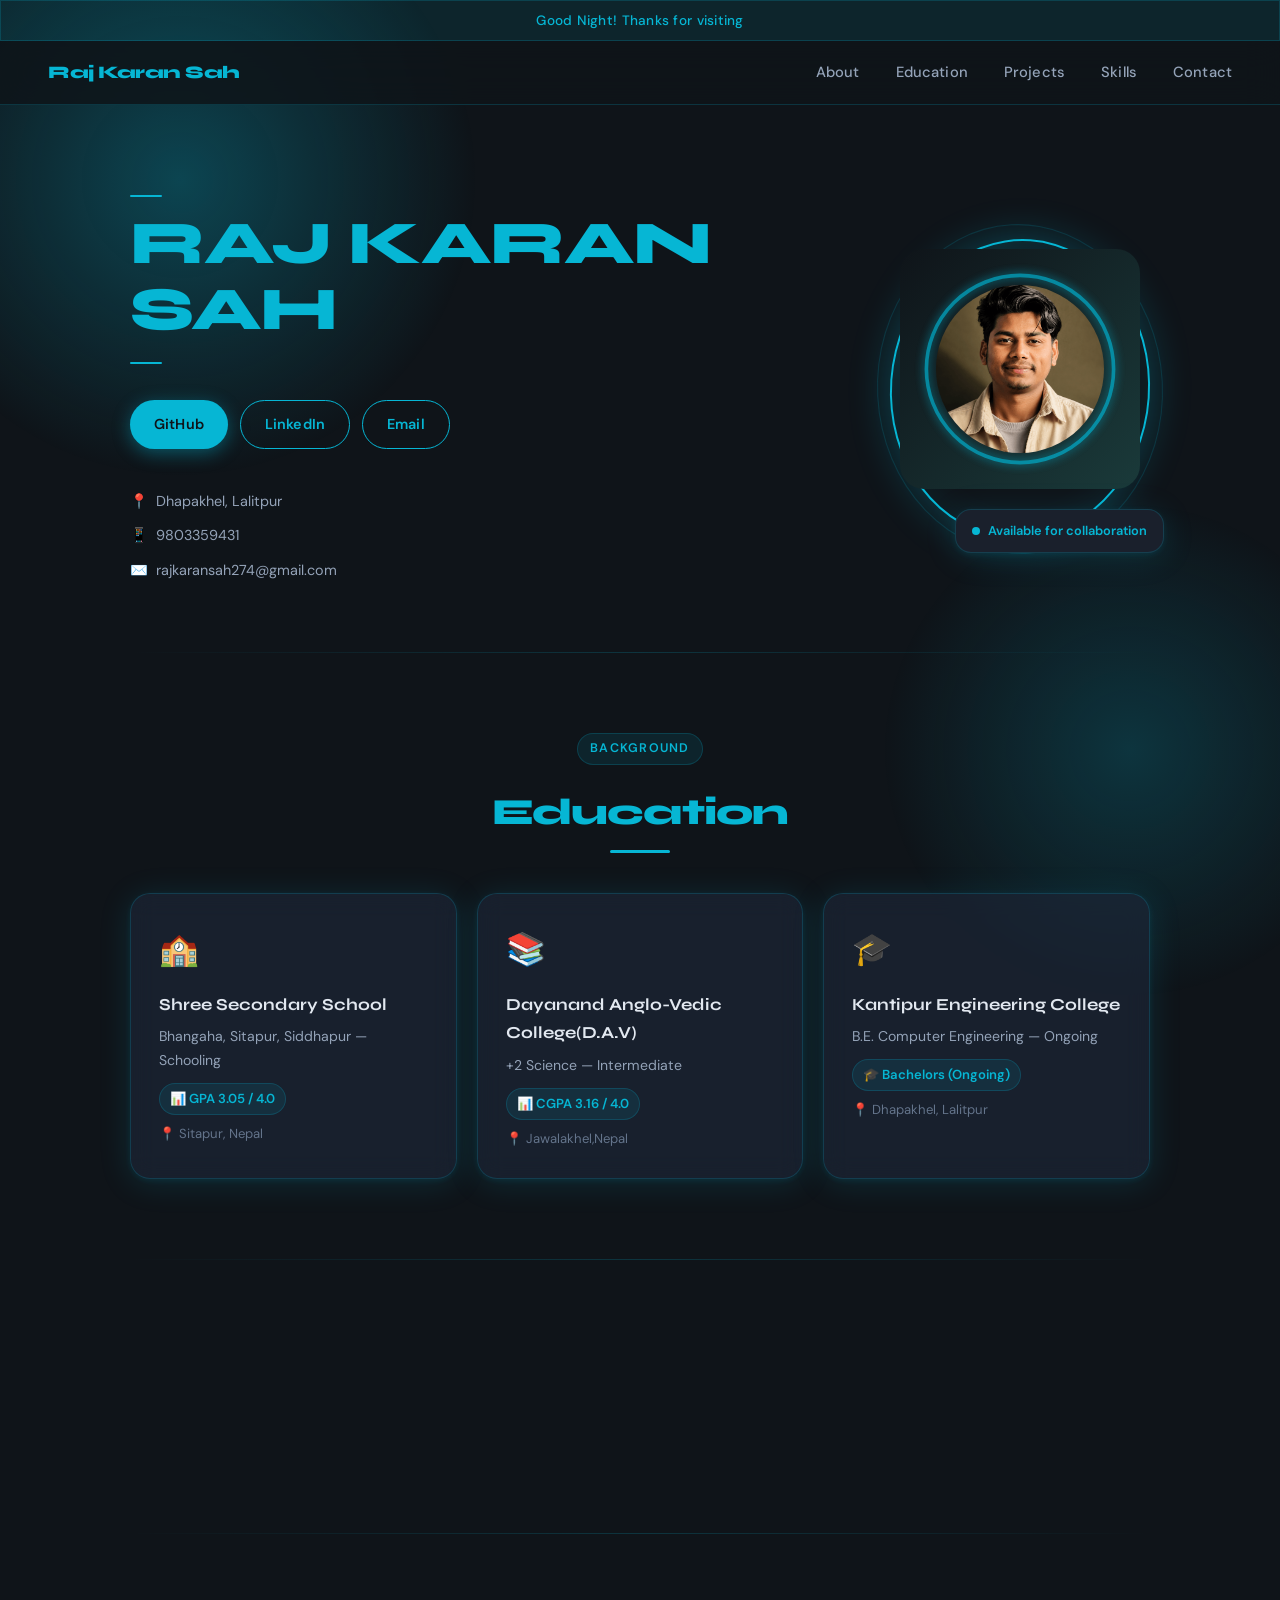
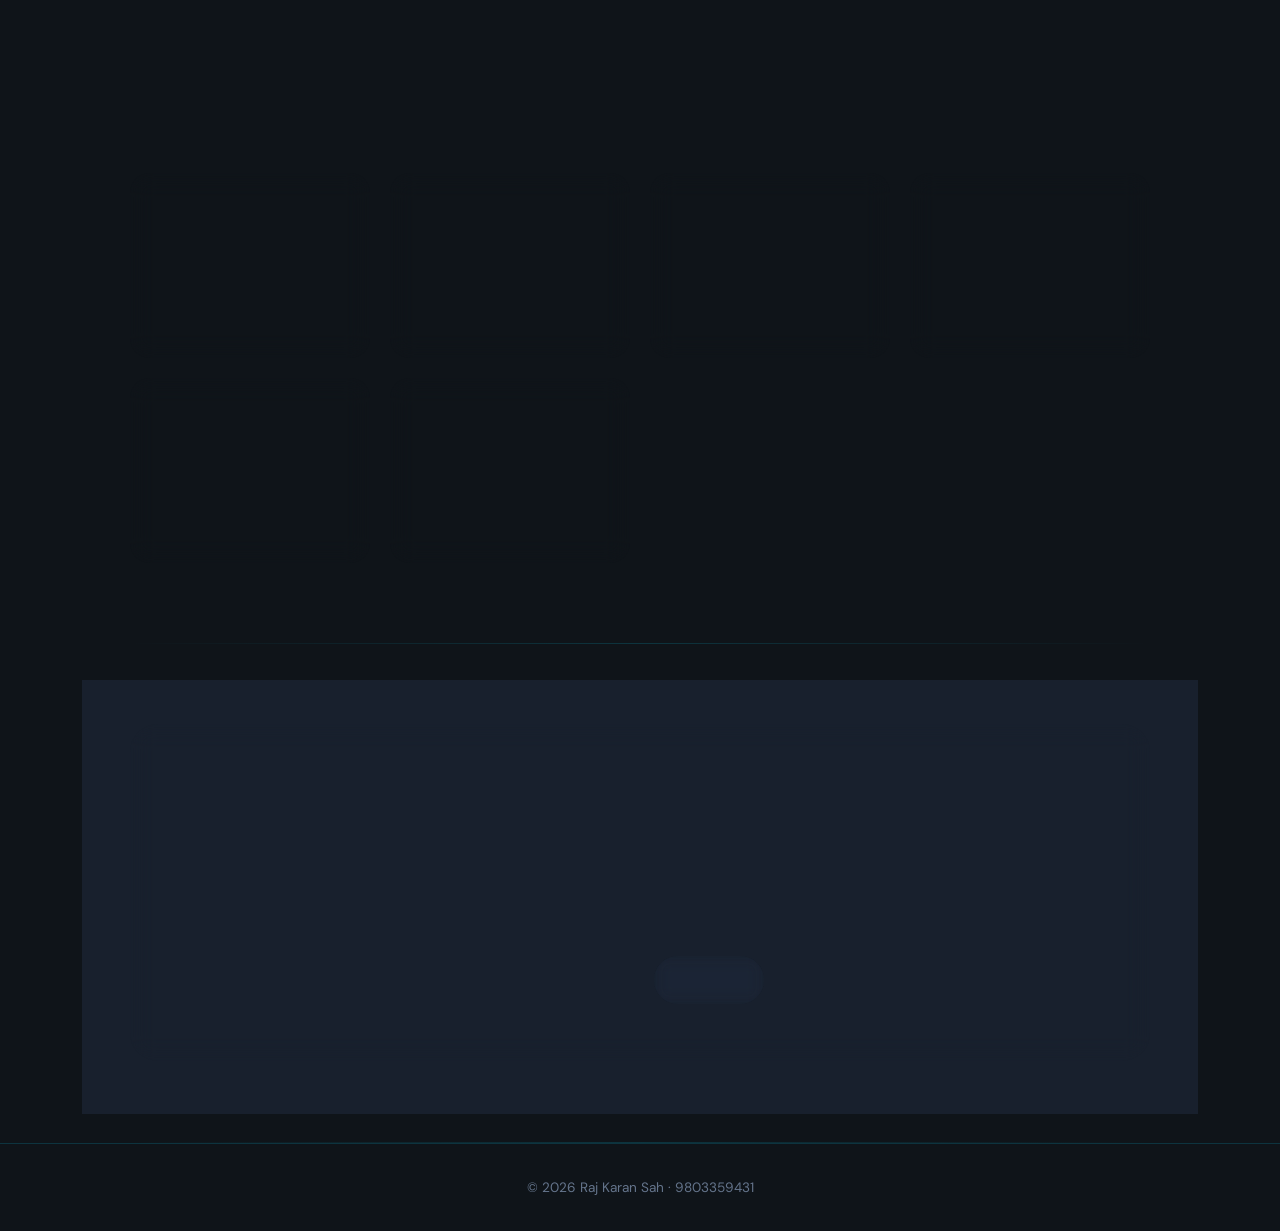
<file: index.html>
<!DOCTYPE html>
<html lang="en">
<head>
  <meta charset="UTF-8">
  <meta name="viewport" content="width=device-width, initial-scale=1.0">
  <title>Raj Karan Sah — Portfolio</title>
  <link href="https://fonts.googleapis.com/css2?family=Syne:wght@400;600;700;800&family=DM+Sans:ital,wght@0,300;0,400;0,500;1,300&display=swap" rel="stylesheet">
  <link rel="stylesheet" href="styles.css">
</head>
<body>

  <div id="greetingBar"></div>

  <!-- HEADER COMPONENT -->
  <div id="header-container"></div>

  <!-- HERO COMPONENT -->
  <div id="hero-container"></div>

  <!-- DIVIDER -->
  <div class="divider"><hr></div>

  <!-- EDUCATION COMPONENT -->
  <div id="education-container"></div>

  <!-- DIVIDER -->
  <div class="divider"><hr></div>

  <!-- PROJECTS COMPONENT -->
  <div id="projects-container"></div>

  <!-- DIVIDER -->
  <div class="divider"><hr></div>

  <!-- SKILLS COMPONENT -->
  <div id="skills-container"></div>

  <!-- DIVIDER -->
  <div class="divider"><hr></div>

  <!-- CONTACT COMPONENT -->
  <div id="contact-container"></div>

  <!-- DIVIDER -->
  <div class="divider"><hr></div>

  <!-- FOOTER COMPONENT -->
  <div id="footer-container"></div>

  <!-- Load Components -->
  <script>
    // Function to load HTML component
    async function loadComponent(componentPath, containerId) {
      try {
        const response = await fetch(componentPath);
        const html = await response.text();
        document.getElementById(containerId).innerHTML = html;
      } catch (error) {
        console.error(`Error loading ${componentPath}:`, error);
      }
    }

    // Load all components
    Promise.all([
      loadComponent('components/header.html', 'header-container'),
      loadComponent('components/hero.html', 'hero-container'),
      loadComponent('components/education.html', 'education-container'),
      loadComponent('components/projects.html', 'projects-container'),
      loadComponent('components/skills.html', 'skills-container'),
      loadComponent('components/contact.html', 'contact-container'),
      loadComponent('components/footer.html', 'footer-container')
    ]).then(() => {
      // Initialize scripts after all components are loaded
      initializeScripts();
    });

    function initializeScripts() {
      // Greeting
      function setGreeting() {
        const h = new Date().getHours();
        let g = h < 12 ? "Good Morning! Welcome to my profile"
              : h < 18 ? "Good Afternoon! Welcome to my profile"
              : h < 21 ? "Good Evening! Welcome to my profile"
              : "Good Night! Thanks for visiting";
        document.getElementById("greetingBar").innerText = g;
      }
      setGreeting();

      // Scroll reveal - immediately show elements already in viewport
      const observer = new IntersectionObserver((entries) => {
        entries.forEach(e => { if (e.isIntersecting) e.target.classList.add('visible'); });
      }, { threshold: 0.05, rootMargin: '0px 0px -20px 0px' });

      document.querySelectorAll('.reveal').forEach(el => {
        const rect = el.getBoundingClientRect();
        if (rect.top < window.innerHeight) {
          el.classList.add('visible');
        } else {
          observer.observe(el);
        }
      });
    }
  </script>

</body>
</html>
</file>
<file: styles.css>
:root {
  --bg: #0f1419;
  --bg2: #1a202c;
  --surface: rgba(30,41,59,0.6);
  --surface2: rgba(30,41,59,0.4);
  --border: rgba(6,182,212,0.2);
  --accent: #06b6d4;
  --accent2: #06d6d6;
  --accent3: #164e63;
  --text: #e2e8f0;
  --muted: #94a3b8;
  --muted2: #64748b;
  --card-shadow: 0 4px 32px rgba(6,182,212,0.15), 0 1.5px 6px rgba(6,182,212,0.1);
  --card-shadow-hover: 0 12px 48px rgba(6,182,212,0.25), 0 2px 8px rgba(6,182,212,0.15);
}

* { margin:0; padding:0; box-sizing:border-box; }
html { scroll-behavior: smooth; }

body {
  font-family: 'DM Sans', sans-serif;
  background: var(--bg);
  color: var(--text);
  line-height: 1.7;
  min-height: 100vh;
  position: relative;
  overflow-x: hidden;
}

/* Soft background blobs - Cyan theme */
body::before {
  content: '';
  position: fixed;
  top: -120px; left: -120px;
  width: 600px; height: 600px;
  border-radius: 50%;
  background: radial-gradient(circle, rgba(6,182,212,0.3) 0%, transparent 70%);
  pointer-events: none;
  z-index: 0;
}
body::after {
  content: '';
  position: fixed;
  bottom: -100px; right: -100px;
  width: 500px; height: 500px;
  border-radius: 50%;
  background: radial-gradient(circle, rgba(6,182,212,0.2) 0%, transparent 70%);
  pointer-events: none;
  z-index: 0;
}

/* NAV */
nav {
  position: sticky; top: 0; z-index: 100;
  background: rgba(15,20,25,0.85);
  backdrop-filter: blur(18px);
  border-bottom: 1px solid var(--border);
  padding: 0 48px;
  height: 64px;
  display: flex; align-items: center; justify-content: space-between;
}
.nav-logo {
  font-family: 'Syne', sans-serif;
  font-weight: 800; font-size: 1.1rem;
  color: var(--accent);
  letter-spacing: -0.5px;
}
.nav-links { display: flex; gap: 36px; }
.nav-links a {
  font-family: 'DM Sans', sans-serif;
  font-weight: 500; font-size: 0.92rem;
  color: var(--muted);
  text-decoration: none;
  transition: color .2s;
  letter-spacing: 0.01em;
  position: relative;
}
.nav-links a::after {
  content: '';
  position: absolute; bottom: -4px; left: 0; right: 0;
  height: 2px; border-radius: 2px;
  background: var(--accent);
  transform: scaleX(0);
  transition: transform .2s;
}
.nav-links a:hover { color: var(--accent); }
.nav-links a:hover::after { transform: scaleX(1); }

/* HERO */
.hero {
  position: relative; z-index: 1;
  max-width: 1100px; margin: 0 auto;
  padding: 90px 40px 70px;
  display: flex; align-items: center; gap: 60px;
}
.hero-text { flex: 1; }
.hero-greeting {
  font-family: 'DM Sans', sans-serif;
  font-size: 1rem; font-weight: 500;
  color: var(--accent);
  letter-spacing: 0.08em;
  text-transform: uppercase;
  margin-bottom: 14px;
  display: flex; align-items: center; gap: 8px;
}
.hero-greeting::before {
  content: '';
  display: inline-block; width: 32px; height: 2px;
  background: var(--accent); border-radius: 2px;
}
.hero-name {
  font-family: 'Syne', sans-serif;
  font-size: clamp(2.4rem, 5vw, 3.8rem);
  font-weight: 800;
  line-height: 1.08;
  color: var(--accent);
  letter-spacing: -1.5px;
  margin-bottom: 20px;
}
.hero-name span { color: var(--accent); }
.hero-desc {
  color: var(--muted);
  font-size: 1.05rem; font-weight: 400;
  max-width: 480px;
  margin-bottom: 36px;
  line-height: 1.75;
}
.hero-buttons { display: flex; flex-wrap: wrap; gap: 12px; }
.btn {
  display: inline-flex; align-items: center; gap: 7px;
  padding: 11px 24px;
  border-radius: 999px;
  font-family: 'DM Sans', sans-serif;
  font-weight: 600; font-size: 0.9rem;
  text-decoration: none;
  transition: all .25s;
  cursor: pointer;
  border: none;
  letter-spacing: 0.01em;
}
.btn-primary {
  background: var(--accent);
  color: #0f1419;
  box-shadow: 0 4px 18px rgba(6,182,212,0.4);
}
.btn-primary:hover {
  background: #06d6d6;
  transform: translateY(-2px);
  box-shadow: 0 8px 28px rgba(6,182,212,0.5);
}
.btn-outline {
  background: transparent;
  color: var(--accent);
  border: 1.5px solid var(--accent);
  backdrop-filter: blur(8px);
}
.btn-outline:hover {
  background: var(--accent);
  color: #0f1419;
  transform: translateY(-2px);
  box-shadow: 0 8px 28px rgba(6,182,212,0.3);
}

/* Hero image side */
.hero-image-side {
  flex-shrink: 0;
  position: relative;
  display: flex; align-items: center; justify-content: center;
}
.hero-img-wrap {
  position: relative;
  width: 260px; height: 300px;
}
.hero-img-bg {
  position: absolute;
  inset: 0;
  border-radius: 50%;
  border: 2px solid var(--accent);
  background: radial-gradient(circle at 30% 30%, rgba(6,182,212,0.2) 0%, transparent 60%);
  transform: rotate(4deg);
  z-index: 0;
  box-shadow: 0 0 40px rgba(6,182,212,0.3), inset 0 0 40px rgba(6,182,212,0.1);
}
.hero-img-bg2 {
  position: absolute;
  inset: 0;
  border-radius: 50%;
  border: 1px solid rgba(6,182,212,0.3);
  transform: rotate(-3deg) scale(1.1);
  z-index: 0;
  opacity: 0.5;
}
.hero-img {
  position: relative; z-index: 1;
  width: 240px; height: 280px;
  border-radius: 24px;
  object-fit: cover;
  object-position: center 25%;
  box-shadow: 0 16px 48px rgba(6,182,212,0.3);
  border: 4px solid var(--accent);
  display: block;
  margin: 10px auto 0;
  background: linear-gradient(135deg, #0f1419 0%, #1a3a3a 100%);
}
.hero-badge {
  position: absolute;
  bottom: -14px; right: -14px;
  z-index: 2;
  background: #1a202c;
  border-radius: 16px;
  padding: 10px 16px;
  box-shadow: var(--card-shadow);
  display: flex; align-items: center; gap: 8px;
  font-family: 'DM Sans', sans-serif;
  font-weight: 600; font-size: 0.8rem;
  color: var(--accent);
  white-space: nowrap;
  border: 1px solid var(--border);
}
.hero-badge .dot {
  width: 8px; height: 8px; border-radius: 50%;
  background: #06b6d4;
  animation: pulse-cyan 1.8s ease-in-out infinite;
}
@keyframes pulse-cyan {
  0%, 100% { box-shadow: 0 0 0 0 rgba(6,182,212,0.6); }
  50% { box-shadow: 0 0 0 8px rgba(6,182,212,0); }
}

/* SECTIONS */
.section {
  position: relative; z-index: 1;
  max-width: 1100px; margin: 0 auto;
  padding: 80px 40px;
}
.section-header {
  display: flex; align-items: center; gap: 16px;
  margin-bottom: 50px;
  justify-content: center;
  flex-direction: column;
}
.section-tag {
  font-family: 'DM Sans', sans-serif;
  font-size: 0.78rem; font-weight: 600;
  color: var(--accent);
  text-transform: uppercase; letter-spacing: 0.1em;
  background: rgba(6,182,212,0.1);
  padding: 4px 12px; border-radius: 999px;
  border: 1px solid var(--border);
}
.section-title {
  font-family: 'Syne', sans-serif;
  font-size: clamp(1.7rem, 3vw, 2.3rem);
  font-weight: 800;
  letter-spacing: -0.8px;
  color: var(--accent);
  position: relative;
  display: inline-block;
}
.section-title::after {
  content: '';
  position: absolute;
  bottom: -10px;
  left: 50%;
  transform: translateX(-50%);
  width: 60px;
  height: 3px;
  background: var(--accent);
  border-radius: 2px;
}

/* Divider */
.divider {
  max-width: 1100px; margin: 0 auto;
  padding: 0 40px;
}
.divider hr {
  border: none;
  height: 1px;
  background: linear-gradient(to right, transparent, var(--border), transparent);
}

/* EDUCATION */
.edu-grid {
  display: grid;
  grid-template-columns: repeat(auto-fit, minmax(280px, 1fr));
  gap: 20px;
}
.edu-card {
  background: var(--surface);
  border: 1.5px solid var(--border);
  border-radius: 20px;
  padding: 28px;
  backdrop-filter: blur(12px);
  box-shadow: var(--card-shadow);
  transition: all .3s;
  text-decoration: none;
  color: inherit;
  display: block;
  position: relative;
  overflow: hidden;
}
.edu-card::before {
  content: '';
  position: absolute; top: 0; left: 0; right: 0;
  height: 3px;
  background: linear-gradient(to right, var(--accent), var(--accent2));
  border-radius: 3px 3px 0 0;
  opacity: 0;
  transition: opacity .3s;
}
.edu-card:hover { 
  transform: translateY(-6px); 
  box-shadow: var(--card-shadow-hover);
  border-color: var(--accent);
}
.edu-card:hover::before { opacity: 1; }
.edu-icon { font-size: 2rem; margin-bottom: 14px; }
.edu-title {
  font-family: 'Syne', sans-serif;
  font-weight: 700; font-size: 1.05rem;
  color: var(--text); margin-bottom: 6px;
}
.edu-sub {
  font-size: 0.88rem; color: var(--muted);
  margin-bottom: 10px;
}
.edu-gpa {
  display: inline-flex; align-items: center; gap: 6px;
  font-size: 0.82rem; font-weight: 600;
  color: var(--accent);
  background: rgba(6,182,212,0.1);
  padding: 4px 10px; border-radius: 999px;
  border: 1px solid var(--border);
}
.edu-loc {
  font-size: 0.82rem; color: var(--muted2);
  margin-top: 8px;
  display: flex; align-items: center; gap: 4px;
}

/* PROJECTS */
.proj-grid {
  display: grid;
  grid-template-columns: repeat(auto-fit, minmax(320px, 1fr));
  gap: 28px;
}
.proj-card {
  background: var(--surface);
  border: 1.5px solid var(--border);
  border-radius: 24px;
  overflow: hidden;
  box-shadow: var(--card-shadow);
  transition: all .3s;
  display: flex; flex-direction: column;
}
.proj-card:hover { 
  transform: translateY(-8px); 
  box-shadow: var(--card-shadow-hover);
  border-color: var(--accent);
}

.proj-img-wrap {
  width: 100%; height: 200px;
  background: linear-gradient(135deg, #1a3a3a 0%, #0f2a2a 100%);
  display: flex; align-items: center; justify-content: center;
  position: relative;
  overflow: hidden;
  border-bottom: 1px solid var(--border);
}
.proj-img-wrap::before {
  content: '';
  position: absolute;
  top: 0; left: 0; right: 0; bottom: 0;
  background: 
    radial-gradient(circle at 20% 50%, rgba(6,182,212,0.15) 0%, transparent 40%),
    radial-gradient(circle at 80% 80%, rgba(6,182,212,0.1) 0%, transparent 40%);
  pointer-events: none;
}
.proj-img-wrap img {
  width: 100%; height: 100%;
  object-fit: cover;
  position: relative;
  z-index: 1;
}
.proj-img-placeholder {
  font-size: 3.5rem;
  opacity: 0.25;
  position: relative;
  z-index: 1;
  color: var(--accent);
}
.proj-img-upload-note {
  position: absolute; bottom: 8px; right: 10px;
  font-size: 0.7rem; color: rgba(6,182,212,0.4);
  font-style: italic;
  z-index: 2;
}
.proj-body { padding: 24px; flex: 1; display: flex; flex-direction: column; }
.proj-tags {
  display: flex; flex-wrap: wrap; gap: 6px;
  margin-bottom: 14px;
}
.proj-tag {
  font-size: 0.72rem; font-weight: 600;
  text-transform: uppercase; letter-spacing: 0.06em;
  padding: 3px 10px; border-radius: 999px;
  background: rgba(6,182,212,0.1);
  color: var(--accent);
  border: 1px solid var(--border);
}
.proj-title {
  font-family: 'Syne', sans-serif;
  font-weight: 700; font-size: 1.15rem;
  color: var(--accent); margin-bottom: 10px;
  line-height: 1.3;
}
.proj-desc {
  font-size: 0.9rem; color: var(--muted);
  margin-bottom: 16px; line-height: 1.65; flex: 1;
}
.proj-features {
  margin-bottom: 20px;
}
.proj-features li {
  font-size: 0.85rem; color: var(--muted);
  margin-bottom: 5px;
  padding-left: 16px;
  position: relative;
  list-style: none;
}
.proj-features li::before {
  content: '→';
  position: absolute; left: 0;
  color: var(--accent);
  font-size: 0.78rem;
}
.proj-links {
  display: flex; gap: 10px; flex-wrap: wrap;
}
.proj-link {
  display: inline-flex; align-items: center; gap: 6px;
  padding: 8px 18px; border-radius: 999px;
  font-size: 0.83rem; font-weight: 600;
  text-decoration: none; transition: all .2s;
  border: 1.5px solid;
}
.proj-link-code {
  background: transparent;
  color: var(--accent);
  border-color: var(--accent);
}
.proj-link-code:hover { 
  background: var(--accent);
  color: #0f1419;
}
.proj-link-secondary {
  background: transparent;
  color: var(--accent);
  border-color: var(--accent);
}
.proj-link-secondary:hover { 
  background: var(--accent);
  color: #0f1419;
}

/* SKILLS */
.skills-grid {
  display: grid;
  grid-template-columns: repeat(auto-fit, minmax(200px, 1fr));
  gap: 20px;
}
.skill-card {
  background: var(--surface);
  border: 1.5px solid var(--border);
  border-radius: 20px;
  padding: 24px;
  backdrop-filter: blur(12px);
  box-shadow: var(--card-shadow);
  transition: all .3s;
  text-align: center;
}
.skill-card:hover {
  transform: translateY(-6px);
  box-shadow: var(--card-shadow-hover);
  border-color: var(--accent);
}
.skill-icon {
  font-size: 2.5rem;
  margin-bottom: 12px;
  color: var(--accent);
}
.skill-name {
  font-family: 'Syne', sans-serif;
  font-weight: 700;
  font-size: 1rem;
  color: var(--text);
  margin-bottom: 6px;
}
.skill-level {
  font-size: 0.8rem;
  color: var(--muted);
}

/* CONTACT */
.contact-wrap {
  background: var(--surface);
  border: 1.5px solid var(--border);
  border-radius: 28px;
  padding: 56px 40px;
  backdrop-filter: blur(12px);
  box-shadow: var(--card-shadow);
  text-align: center;
  position: relative;
  overflow: hidden;
}
.contact-wrap::before {
  content: '';
  position: absolute; top: -80px; right: -80px;
  width: 260px; height: 260px; border-radius: 50%;
  background: radial-gradient(circle, rgba(6,182,212,0.2) 0%, transparent 70%);
}
.contact-title {
  font-family: 'Syne', sans-serif;
  font-size: 2rem; font-weight: 800;
  color: var(--accent); margin-bottom: 12px;
  letter-spacing: -0.5px;
}
.contact-sub { color: var(--muted); font-size: 1rem; margin-bottom: 32px; }

/* FOOTER */
footer {
  position: relative; z-index: 1;
  text-align: center;
  padding: 32px 40px;
  color: var(--muted2);
  font-size: 0.85rem;
  border-top: 1px solid var(--border);
}

/* GREETING BAR */
#greetingBar {
  background: rgba(6,182,212,0.1);
  border-bottom: 1px solid var(--border);
  text-align: center;
  padding: 8px 20px;
  font-size: 0.85rem;
  color: var(--accent);
  font-weight: 500;
  letter-spacing: 0.02em;
  border: 1px solid var(--border);
}

/* Scroll animations */
.reveal {
  opacity: 0;
  transform: translateY(28px);
  transition: opacity 0.6s ease, transform 0.6s ease;
}
.reveal.visible {
  opacity: 1;
  transform: translateY(0);
}
/* Fallback - always show content after 1s even if observer fails */
.reveal { animation: fallbackShow 0s 1s forwards; }
@keyframes fallbackShow { to { opacity: 1; transform: translateY(0); } }

@media (max-width: 768px) {
  .hero { flex-direction: column-reverse; gap: 36px; padding: 50px 20px 40px; text-align: center; }
  .hero-greeting { justify-content: center; }
  .hero-desc { margin: 0 auto 28px; }
  .hero-buttons { justify-content: center; }
  .hero-img-wrap { width: 200px; height: 230px; }
  .hero-img { width: 185px; height: 215px; }
  nav { padding: 0 20px; }
  .nav-links { gap: 18px; }
  .nav-links a { font-size: 0.8rem; }
  .section { padding: 50px 20px; }
  .section-header { flex-direction: column; }
}
</file>
